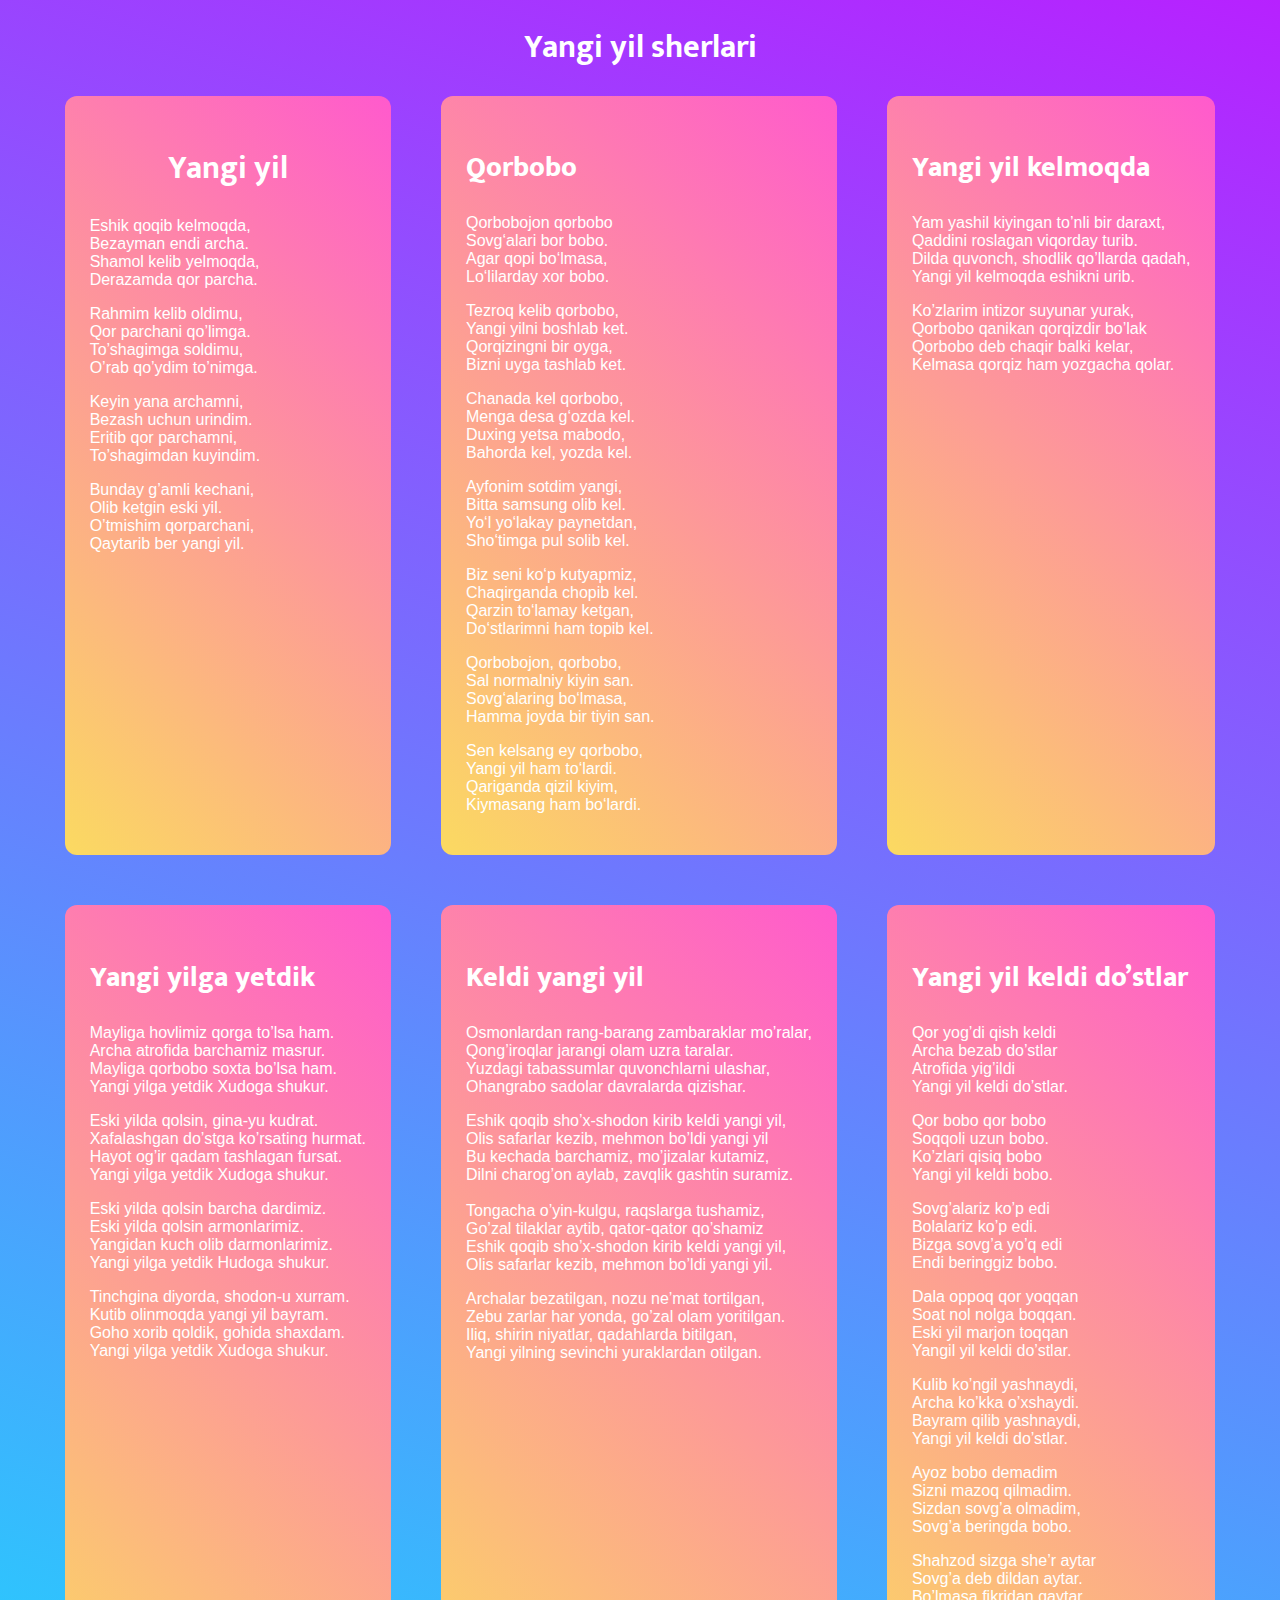
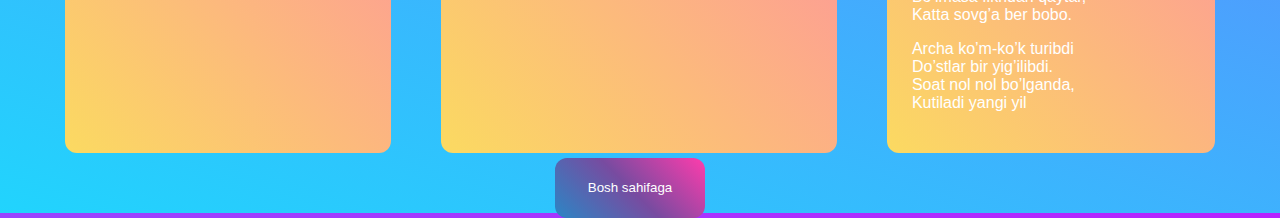
<file: html/card2.html>
<!DOCTYPE html>
<html lang="en">
  <head>
    <meta charset="UTF-8" />
    <meta name="viewport" content="width=device-width, initial-scale=1.0" />
    <link rel="stylesheet" href="../css/card2.css" />
    <title>Yangi yil sherlari</title>
  </head>
  <body>
    <h1>Yangi yil sherlari</h1>
    <div class="card">
      <div class="box">
        <h1>Yangi yil</h1>
        <p>
          Eshik qoqib kelmoqda,<br />Bezayman endi archa.<br />Shamol kelib
          yelmoqda,<br />Derazamda qor parcha.
        </p>

        <p>
          Rahmim kelib oldimu,<br />Qor parchani qo’limga.<br />To’shagimga
          soldimu,<br />O’rab qo’ydim to’nimga.
        </p>

        <p>
          Keyin yana archamni,<br />Bezash uchun urindim.<br />Eritib qor
          parchamni,<br />To’shagimdan kuyindim.
        </p>

        <p>
          Bunday g’amli kechani,<br />Olib ketgin eski yil.<br />O’tmishim
          qorparchani,<br />Qaytarib ber yangi yil.
        </p>
      </div>

      <div class="box">
        <h2><strong>Qorbobo</strong></h2>

        <p>
          Qorbobojon qorbobo<br />Sovg‘alari bor bobo.<br />Agar qopi
          bo‘lmasa,<br />Lo‘lilarday xor bobo.
        </p>

        <p>
          Tezroq kelib qorbobo,<br />Yangi yilni boshlab ket.<br />Qorqizingni
          bir oyga,<br />Bizni uyga tashlab ket.
        </p>

        <p>
          Chanada kel qorbobo,<br />Menga desa g‘ozda kel.<br />Duxing yetsa
          mabodo,<br />Bahorda kel, yozda kel.
        </p>

        <p>
          Ayfonim sotdim yangi,<br />Bitta samsung olib kel.<br />Yo‘l yo‘lakay
          paynetdan,<br />Sho‘timga pul solib kel.
        </p>

        <p>
          Biz seni ko‘p kutyapmiz,<br />Chaqirganda chopib kel.<br />Qarzin
          to‘lamay ketgan,<br />Do‘stlarimni ham topib kel.
        </p>

        <p>
          Qorbobojon, qorbobo,<br />Sal normalniy kiyin san.<br />Sovg‘alaring
          bo‘lmasa,<br />Hamma joyda bir tiyin san.
        </p>

        <p>
          Sen kelsang ey qorbobo,<br />Yangi yil ham to‘lardi.<br />Qariganda
          qizil kiyim,<br />Kiymasang ham bo‘lardi.
        </p>
      </div>

      <div class="box">
        <h2><strong>Yangi yil kelmoqda</strong></h2>

        <p>
          Yam yashil kiyingan to’nli bir daraxt,<br />Qaddini roslagan viqorday
          turib.<br />Dilda quvonch, shodlik qo’llarda qadah,<br />Yangi yil
          kelmoqda eshikni urib.
        </p>

        <p>
          Ko’zlarim intizor suyunar yurak,<br />Qorbobo qanikan qorqizdir
          bo’lak<br />Qorbobo deb chaqir balki kelar,<br />Kelmasa qorqiz ham
          yozgacha qolar.
        </p>
      </div>

      <div class="box">
        <h2><strong>Yangi yilga yetdik</strong></h2>

        <p>
          Mayliga hovlimiz qorga to’lsa ham.<br />Archa atrofida barchamiz
          masrur.<br />Mayliga qorbobo soxta bo’lsa ham.<br />Yangi yilga yetdik
          Xudoga shukur.
        </p>

        <p>
          Eski yilda qolsin, gina-yu kudrat.<br />Xafalashgan do’stga ko’rsating
          hurmat.<br />Hayot og’ir qadam tashlagan fursat.<br />Yangi yilga
          yetdik Xudoga shukur.
        </p>

        <p>
          Eski yilda qolsin barcha dardimiz.<br />Eski yilda qolsin
          armonlarimiz.<br />Yangidan kuch olib darmonlarimiz.<br />Yangi yilga
          yetdik Hudoga shukur.
        </p>

        <p>
          Tinchgina diyorda, shodon-u xurram.<br />Kutib olinmoqda yangi yil
          bayram.<br />Goho xorib qoldik, gohida shaxdam.<br />Yangi yilga
          yetdik Xudoga shukur.
        </p>
      </div>

      <div class="box">
        <h2><strong>Keldi yangi yil</strong></h2>

        <p>
          Osmonlardan rang-barang zambaraklar mo’ralar,<br />Qong’iroqlar
          jarangi olam uzra taralar.<br />Yuzdagi tabassumlar quvonchlarni
          ulashar,<br />Ohangrabo sadolar davralarda qizishar.
        </p>

        <p>
          Eshik qoqib sho’x-shodon kirib keldi yangi yil,<br />Olis safarlar
          kezib, mehmon bo’ldi yangi yil<br />Bu kechada barchamiz, mo’jizalar
          kutamiz,<br />Dilni charog’on aylab, zavqlik gashtin suramiz.<br /><br />Tongacha
          o’yin-kulgu, raqslarga tushamiz,<br />Go’zal tilaklar aytib,
          qator-qator qo’shamiz<br />Eshik qoqib sho’x-shodon kirib keldi yangi
          yil,<br />Olis safarlar kezib, mehmon bo’ldi yangi yil.
        </p>

        <p>
          Archalar bezatilgan, nozu ne’mat tortilgan,<br />Zebu zarlar har
          yonda, go’zal olam yoritilgan.<br />Iliq, shirin niyatlar, qadahlarda
          bitilgan,<br />Yangi yilning sevinchi yuraklardan otilgan.
        </p>
      </div>
      <div class="box">
        <h2><strong>Yangi yil keldi do&#8217;stlar</strong></h2>

        <p>
          Qor yog’di qish keldi<br />Archa bezab do’stlar<br />Atrofida
          yig’ildi<br />Yangi yil keldi do’stlar.
        </p>

        <p>
          Qor bobo qor bobo<br />Soqqoli uzun bobo.<br />Ko’zlari qisiq bobo<br />Yangi
          yil keldi bobo.
        </p>

        <p>
          Sovg’alariz ko’p edi<br />Bolalariz ko’p edi.<br />Bizga sovg’a yo’q
          edi<br />Endi beringgiz bobo.
        </p>

        <p>
          Dala oppoq qor yoqqan<br />Soat nol nolga boqqan.<br />Eski yil marjon
          toqqan<br />Yangil yil keldi do’stlar.
        </p>

        <p>
          Kulib ko’ngil yashnaydi,<br />Archa ko’kka o’xshaydi.<br />Bayram
          qilib yashnaydi,<br />Yangi yil keldi do’stlar.
        </p>

        <p>
          Ayoz bobo demadim<br />Sizni mazoq qilmadim.<br />Sizdan sovg’a
          olmadim,<br />Sovg’a beringda bobo.
        </p>

        <p>
          Shahzod sizga she’r aytar<br />Sovg’a deb dildan aytar.<br />Bo’lmasa
          fikridan qaytar,<br />Katta sovg’a ber bobo.
        </p>

        <p>
          Archa ko’m-ko’k turibdi<br />Do’stlar bir yig’ilibdi.<br />Soat nol
          nol bo’lganda,<br />Kutiladi yangi yil
        </p>
      </div>
    </div>
    <a href="../index.html">
      <button class="boshsahifa">Bosh sahifaga</button>
    </a>
  </body>
</html>
</file>
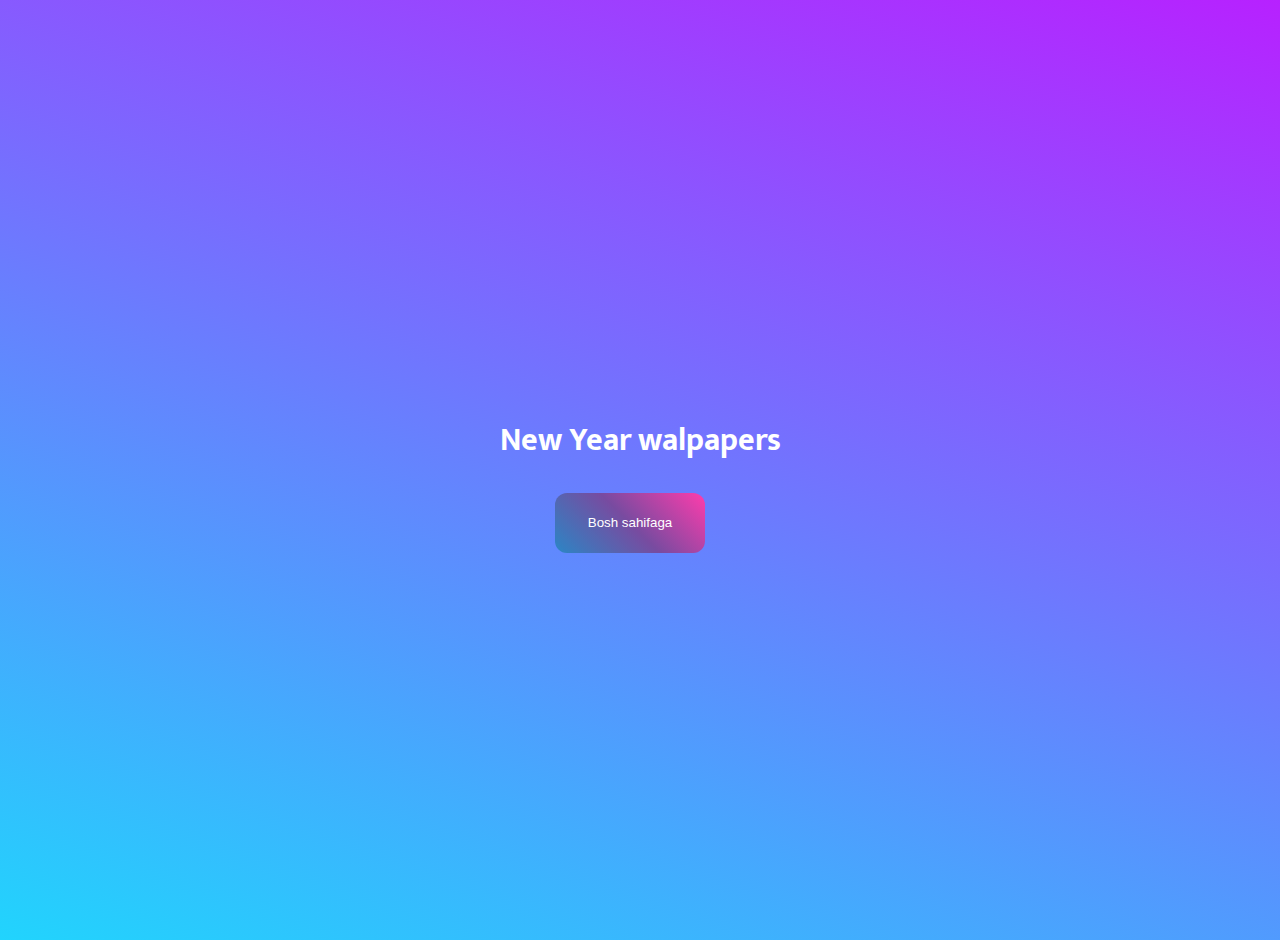
<file: html/card3.html>
<!DOCTYPE html>
<html lang="en">
  <head>
    <meta charset="UTF-8" />
    <meta name="viewport" content="width=device-width, initial-scale=1.0" />
    <link rel="stylesheet" href="../css/card3.css" />
    <title>Document</title>
  </head>
  <body>
    <h1>New Year walpapers</h1>
    <div class="card"></div>
    <a href="../index.html">
      <button class="boshsahifa">Bosh sahifaga</button>
    </a>
    <script src="../js/card3.js"></script>
  </body>
</html>
</file>
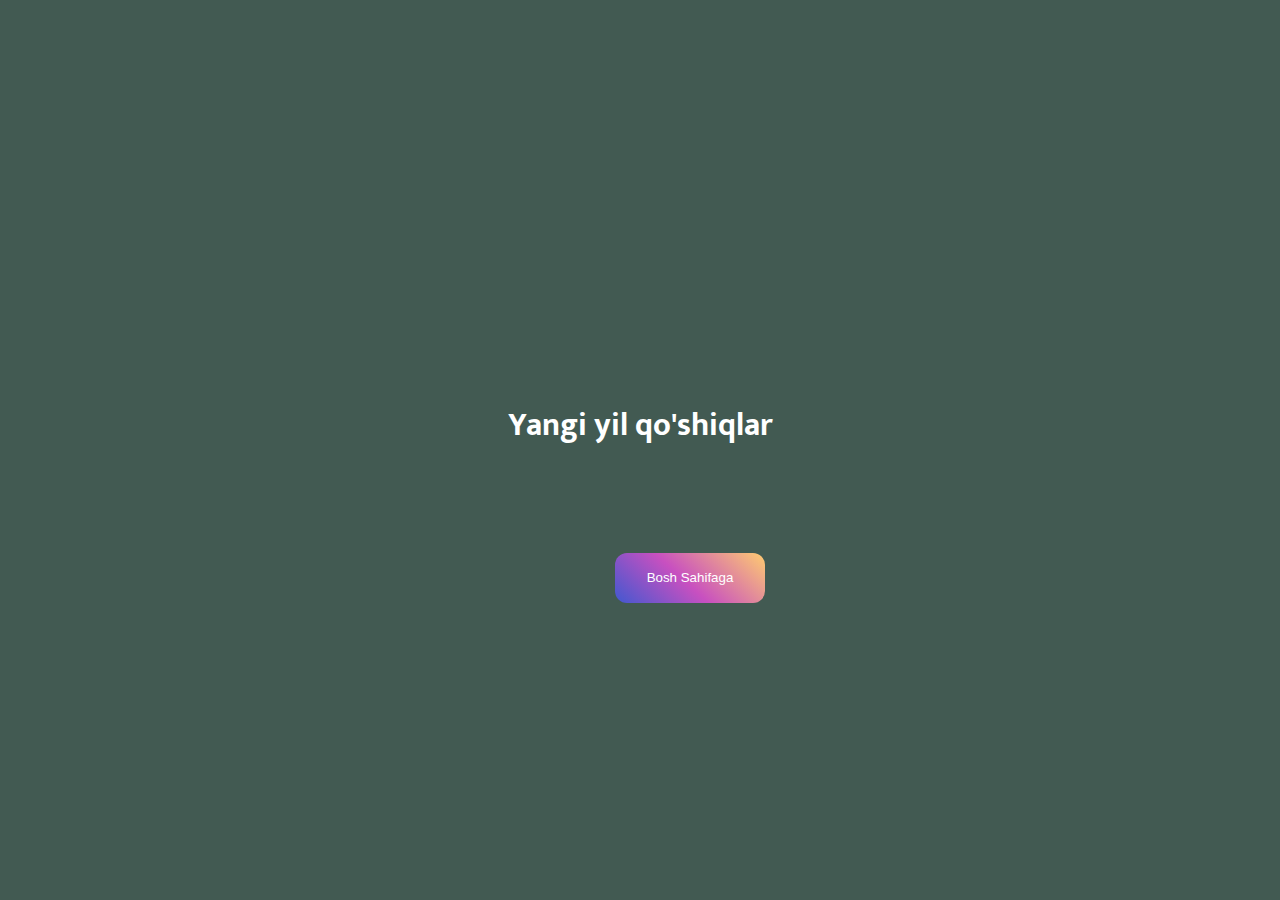
<file: html/musiqalar.html>
<!DOCTYPE html>
<html lang="en">
  <head>
    <meta charset="UTF-8" />
    <meta name="viewport" content="width=device-width, initial-scale=1.0" />
    <link rel="stylesheet" href="../css/song.css" />
    <title>Document</title>
  </head>
  <body>
    <h1>Yangi yil qo'shiqlar</h1>
    <div class="card"></div>
    <a href="../index.html">
      <button class="boshsahifa">Bosh Sahifaga</button></a
    >
    <script src="../js/song.js"></script>
  </body>
</html>
</file>
<file: css/card2.css>
@import url(https://fonts.googleapis.com/css2?family=Mukta+Mahee:wght@100;200;300;400;500;600;800&display=swap);

body {
  font-family: "Mukta Mahee", sans-serif;
  background-color: #ffe53b;
  background-image: linear-gradient(147deg, #ffe53b 0%, #ff2525 74%);
}

h1 {
  text-align: center;
  color: white;
}

h2 {
  font-size: 28px;

  color: white;
}

.card {
  display: grid;
  grid-template-columns: auto auto auto;
  grid-gap: 50px;
}

body {
  margin: 0;
  min-height: 100vh;
  display: flex;
  flex-direction: column;
  align-items: center;
  justify-content: center;

  background-color: #21d4fd;
  background-image: linear-gradient(19deg, #21d4fd 0%, #b721ff 100%);
}

button {
  width: 120px;
  height: 40px;
  position: relative;
  top: -20px;
  left: 30%;
  border-radius: 12px;
  background-color: #ff3cac;
  background-image: linear-gradient(
    225deg,
    #ff3cac 0%,
    #784ba0 50%,
    #2b86c5 100%
  );

  color: white;
  border: none;
  cursor: pointer;
  position: relative;
}

.box {
  padding: 25px;
  border-radius: 12px;

  background-color: #fbda61;
  background-image: linear-gradient(45deg, #fbda61 0%, #ff5acd 100%);
}

.boshsahifa {
  position: relative;
  top: 5px;
  left: -10px;
  width: 150px;
  height: 60px;
}

p {
  font-family: "Gill Sans", "Gill Sans MT", Calibri, "Trebuchet MS", sans-serif;
  color: white;
}

@media (max-width: 768px) {
  .card {
    display: grid;
    grid-template-columns: auto;
    grid-gap: 50px;
  }
}
</file>
<file: css/card3.css>
@import url(https://fonts.googleapis.com/css2?family=Mukta+Mahee:wght@100;200;300;400;500;600;800&display=swap);

body {
  font-family: "Mukta Mahee", sans-serif;
  background-color: #ffe53b;
  background-image: linear-gradient(147deg, #ffe53b 0%, #ff2525 74%);
}

h1 {
  text-align: center;
  color: white;
}

h2 {
  font-size: 28px;

  color: white;
}

.card {
  display: grid;
  grid-template-columns: auto auto auto;
  grid-gap: 50px;
}

body {
  margin: 0;
  min-height: 100vh;
  display: flex;
  flex-direction: column;
  align-items: center;
  justify-content: center;

  background-color: #21d4fd;
  background-image: linear-gradient(19deg, #21d4fd 0%, #b721ff 100%);
  padding: 20px;
}

button {
  width: 120px;
  height: 40px;

  border-radius: 12px;
  background-color: #ff3cac;
  background-image: linear-gradient(
    225deg,
    #ff3cac 0%,
    #784ba0 50%,
    #2b86c5 100%
  );

  color: white;
  border: none;
  cursor: pointer;
  position: relative;
}

.box {
  display: flex;
  align-items: baseline;
  justify-content: center;
  flex-direction: column;
  gap: 10px;
  padding: 25px;
  border-radius: 12px;

  background-color: #fbda61;
  background-image: linear-gradient(45deg, #fbda61 0%, #ff5acd 100%);
}

.boshsahifa {
  position: relative;
  top: 5px;
  left: -10px;
  width: 150px;
  height: 60px;
}

p {
  font-family: "Gill Sans", "Gill Sans MT", Calibri, "Trebuchet MS", sans-serif;
  color: white;
}

@media (max-width: 768px) {
  .card {
    display: grid;
    grid-template-columns: auto;
    grid-gap: 50px;
  }
}
</file>
<file: css/song.css>
@import url(https://fonts.googleapis.com/css2?family=Mukta+Mahee:wght@100;200;300;400;500;600;800&display=swap);

body {
  font-family: "Mukta Mahee", sans-serif;
}

h1 {
  text-align: center;
  color: white;
}

.card {
  display: grid;
  grid-template-columns: auto auto auto;
  grid-gap: 20px;
}

body {
  margin: 0;
  min-height: 100vh;
  display: flex;
  flex-direction: column;
  align-items: center;
  justify-content: center;

  background: #425a52;
}

button {
  width: 150px;
  height: 50px;
  border-radius: 12px;
  background-color: #4158d0;
  background-image: linear-gradient(
    43deg,
    #4158d0 0%,
    #c850c0 46%,
    #ffcc70 100%
  );
  color: white;
  border: none;
  cursor: pointer;
  position: relative;
  left: 50px;
}

.box {
  max-width: 300px;
}

.boshsahifa {
  width: 150px;
  height: 50px;
  border-radius: 12px;
  background-color: #4158d0;
  background-image: linear-gradient(
    43deg,
    #4158d0 0%,
    #c850c0 46%,
    #ffcc70 100%
  );
  color: white;
  border: none;
  cursor: pointer;
  position: relative;
  top: 80px;
}

@media (max-width: 768px) {
  .card {
    display: grid;
    grid-template-columns: auto;
    grid-gap: 20px;
  }

  .boshsahifa {
    width: 150px;
    height: 50px;
    border-radius: 12px;
    background-color: #4158d0;
    background-image: linear-gradient(
      43deg,
      #4158d0 0%,
      #c850c0 46%,
      #ffcc70 100%
    );
    color: white;
    border: none;
    cursor: pointer;
    position: relative;
    top: 80px;
    left: -20px;
  }
}
</file>
